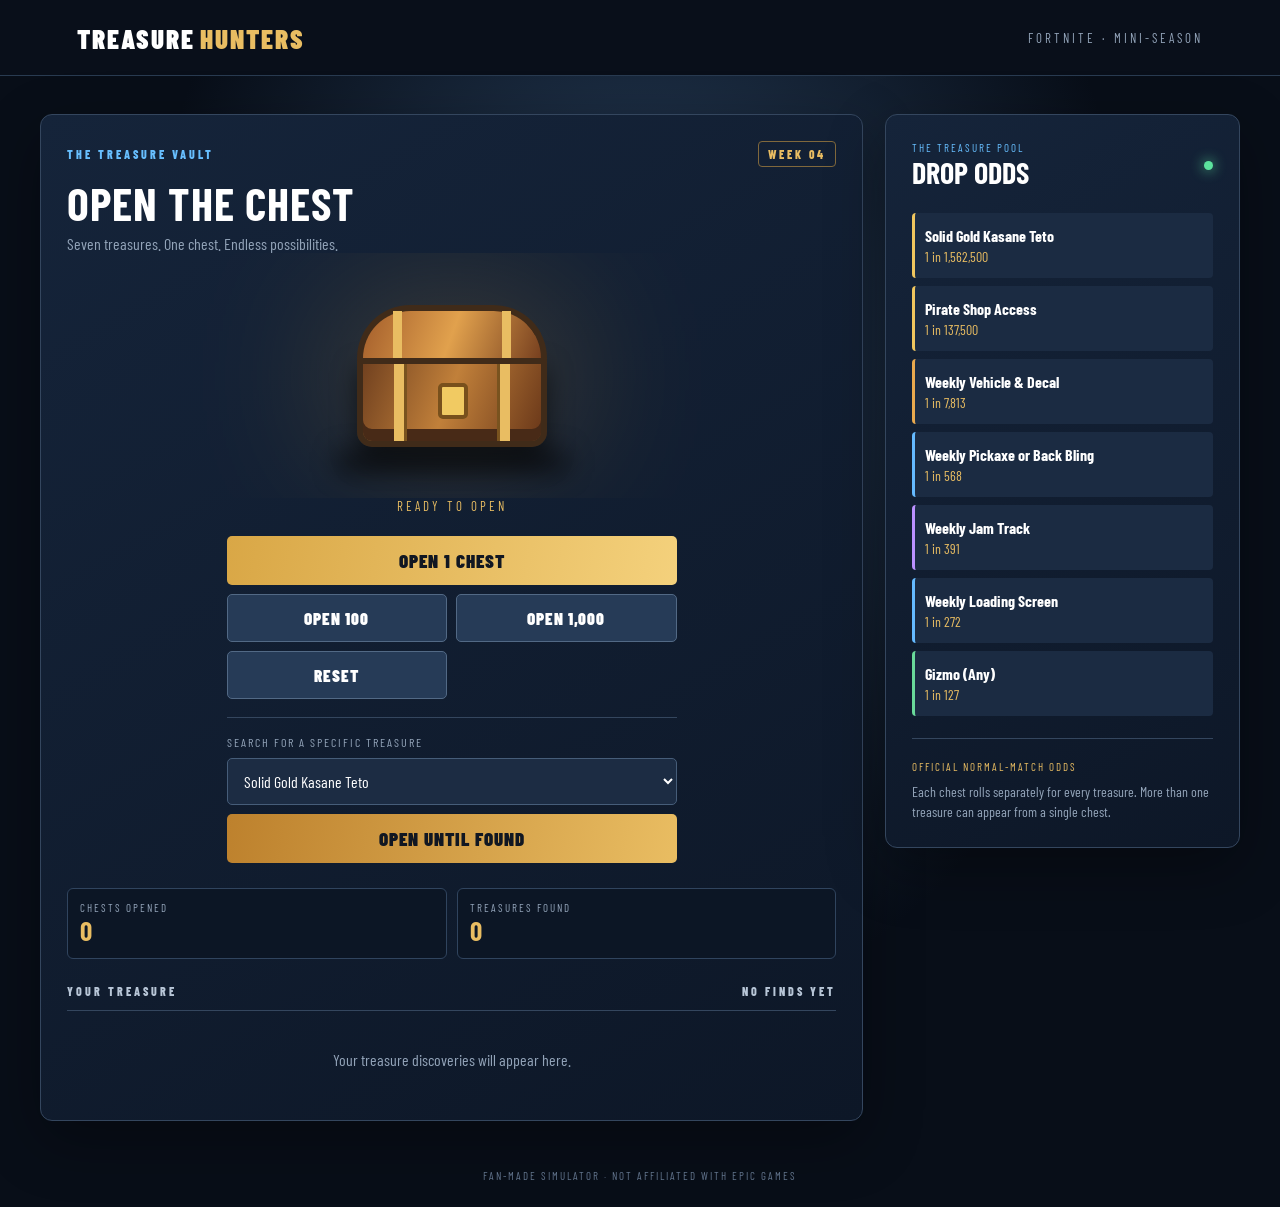
<file: index.html>
<!DOCTYPE html>
<html lang="en">
<head>
  <script defer src="https://cloud.umami.is/script.js" data-website-id="19f4530b-0dda-4379-8d53-1643ddb1c1fb"></script>
  <meta charset="UTF-8">
  <meta name="viewport" content="width=device-width, initial-scale=1">
  <title>Treasure Hunters — Chest Simulator</title>
  <link rel="stylesheet" href="style.css">
  <meta name="google-site-verification" content="pfFEp8D2TLRTGbiFAMMry5no8-tp1ttiODPn7wNAKJc" />
</head>
<body>
<header>
  <div class="brand">TREASURE<span>HUNTERS</span></div>
  <div class="season-tag">FORTNITE · MINI-SEASON</div>
</header>

<main>
  <section class="simulator">
    <div class="topline">
      <span>THE TREASURE VAULT</span>
      <span class="week">WEEK 04</span>
    </div>

    <h1>OPEN THE CHEST</h1>
    <p class="subtitle">Seven treasures. One chest. Endless possibilities.</p>

    <div class="chest-area">
      <div class="chest-light"></div>
      <div class="chest" id="chest">
        <div class="chest-lid">
          <div class="lid-band"></div>
        </div>
        <div class="chest-base">
          <div class="base-band"></div>
          <div class="chest-lock"></div>
        </div>
      </div>
      <div class="chest-shadow"></div>
    </div>

    <div class="status" id="status">READY TO OPEN</div>

    <div class="open-controls">
      <button class="open-one" id="one">OPEN 1 CHEST</button>
      <div class="batch-buttons">
        <button id="hundred">OPEN 100</button>
        <button id="thousand">OPEN 1,000</button>
        <button id="reset" class="reset-button">RESET</button>
      </div>

      <div class="until">
        <div class="control-label">SEARCH FOR A SPECIFIC TREASURE</div>
        <select id="target"></select>
        <button id="untilButton">OPEN UNTIL FOUND</button>
      </div>
    </div>

    <div class="stats">
      <div class="stat">
        <span>CHESTS OPENED</span>
        <strong id="chestsOpened">0</strong>
      </div>
      <div class="stat">
        <span>TREASURES FOUND</span>
        <strong id="treasuresFound">0</strong>
      </div>
    </div>

    <div class="results-heading">
      <span>YOUR TREASURE</span>
      <span id="resultLabel">NO FINDS YET</span>
    </div>
    <div class="results" id="results">
      <div class="empty">Your treasure discoveries will appear here.</div>
    </div>
  </section>

  <aside class="odds">
    <div class="odds-top">
      <div>
        <div class="small-label">THE TREASURE POOL</div>
        <h2>DROP ODDS</h2>
      </div>
      <span class="live-dot"></span>
    </div>

    <div id="oddsList"></div>

    <div class="odds-footer">
      <span>OFFICIAL NORMAL-MATCH ODDS</span>
      <p>Each chest rolls separately for every treasure. More than one treasure can appear from a single chest.</p>
    </div>
  </aside>
</main>

<footer>
  FAN-MADE SIMULATOR · NOT AFFILIATED WITH EPIC GAMES
</footer>

<script src="script.js"></script>
</body>
</html>
</file>
<file: style.css>
@import url('https://fonts.googleapis.com/css2?family=Barlow+Condensed:wght@500;600;700;800;900&display=swap');

:root {
  --gold: #e9bd62;
  --blue: #67bfff;
  --panel: #111b2b;
  --line: #34465e;
  --muted: #93a4b9;
}

* { box-sizing: border-box; margin: 0; padding: 0; }

body {
  min-height: 100vh;
  color: #fff;
  font-family: 'Barlow Condensed', sans-serif;
  background:
    radial-gradient(ellipse at 50% 30%, #263d59 0%, transparent 55%),
    #080e18;
}

header {
  height: 76px;
  padding: 0 6%;
  display: flex;
  justify-content: space-between;
  align-items: center;
  background: #090f1a;
  border-bottom: 1px solid #293b51;
}

.brand {
  font-size: 27px;
  font-weight: 900;
  letter-spacing: 2px;
}

.brand span { color: var(--gold); margin-left: 5px; }

.season-tag {
  font-size: 13px;
  color: var(--muted);
  letter-spacing: 3px;
}

main {
  width: min(1200px, 94%);
  margin: 38px auto;
  display: grid;
  grid-template-columns: minmax(0, 1fr) 355px;
  gap: 22px;
  align-items: start;
}

.simulator, .odds {
  background: linear-gradient(150deg, #15243a, #0d1727);
  border: 1px solid var(--line);
  border-radius: 12px;
  padding: 26px;
  box-shadow: 0 20px 60px #0005;
}

.topline, .results-heading {
  display: flex;
  justify-content: space-between;
  align-items: center;
  color: var(--blue);
  font-size: 12px;
  font-weight: 800;
  letter-spacing: 3px;
}

.week {
  color: var(--gold);
  border: 1px solid #80683c;
  border-radius: 4px;
  padding: 5px 9px;
}

h1 {
  margin-top: 13px;
  font-size: clamp(32px, 5vw, 46px);
  line-height: 1;
  letter-spacing: 1px;
}

.subtitle {
  color: var(--muted);
  margin-top: 8px;
  font-size: 16px;
}

.chest-area {
  height: 245px;
  display: flex;
  justify-content: center;
  align-items: center;
  position: relative;
  overflow: hidden;
}

.chest-light {
  position: absolute;
  width: 230px;
  height: 150px;
  background: #e9ae43;
  filter: blur(75px);
  opacity: .22;
}

.chest {
  width: 190px;
  height: 142px;
  position: relative;
  z-index: 2;
  transition: transform .15s;
}

.chest-base {
  position: absolute;
  bottom: 0;
  width: 190px;
  height: 94px;
  border: 6px solid #402b19;
  border-radius: 8px 8px 15px 15px;
  background: linear-gradient(110deg, #70401f, #c1803a 48%, #693719);
  box-shadow: inset 0 -12px #482a17, 0 15px 25px #0008;
}

.base-band {
  position: absolute;
  left: 31px;
  right: 31px;
  height: 100%;
  border-left: 10px solid #e9bd62;
  border-right: 10px solid #e9bd62;
  box-shadow: inset 3px 0 #79531f, inset -3px 0 #79531f;
}

.chest-lid {
  position: absolute;
  top: 0;
  width: 190px;
  height: 59px;
  border: 6px solid #402b19;
  border-radius: 75px 75px 8px 8px;
  background: linear-gradient(110deg, #a35d2b, #e1a14d, #77401f);
  transform-origin: bottom;
  transition: transform .2s;
  z-index: 3;
}

.lid-band {
  position: absolute;
  left: 30px;
  right: 30px;
  height: 100%;
  border-left: 9px solid #e9bd62;
  border-right: 9px solid #e9bd62;
}

.chest-lock {
  position: absolute;
  z-index: 4;
  left: 75px;
  top: 24px;
  width: 30px;
  height: 36px;
  border: 4px solid #78501c;
  border-radius: 5px;
  background: #f1ca62;
}

.chest-shadow {
  position: absolute;
  bottom: 25px;
  width: 230px;
  height: 22px;
  background: #0008;
  filter: blur(12px);
}

.chest.open { transform: scale(1.05); }
.chest.open .chest-lid { transform: rotate(-32deg) translateY(-20px); }

.status {
  text-align: center;
  color: var(--gold);
  font-size: 13px;
  letter-spacing: 3px;
  min-height: 20px;
  margin-bottom: 18px;
}

.open-controls { max-width: 450px; margin: auto; }

button, select {
  font-family: inherit;
  border-radius: 5px;
  width: 100%;
}

button {
  border: 0;
  cursor: pointer;
  color: #111722;
  background: linear-gradient(100deg, #d9a746, #f4d17c);
  padding: 13px;
  font-size: 19px;
  font-weight: 900;
  letter-spacing: 1px;
  transition: filter .15s, transform .15s;
}

button:hover { filter: brightness(1.12); transform: translateY(-1px); }
button:disabled { opacity: .45; cursor: wait; transform: none; }

.open-one { margin-bottom: 9px; }

.batch-buttons {
  display: grid;
  grid-template-columns: 1fr 1fr;
  gap: 9px;
}

.batch-buttons button {
  color: white;
  background: #263b57;
  border: 1px solid #526985;
  font-size: 17px;
}

.until {
  margin-top: 18px;
  border-top: 1px solid var(--line);
  padding-top: 17px;
  display: grid;
  gap: 9px;
}

.control-label {
  color: var(--muted);
  font-size: 12px;
  letter-spacing: 2px;
}

select {
  padding: 12px;
  background: #1c2c43;
  color: white;
  border: 1px solid #465d79;
  font-size: 16px;
}

#untilButton {
  background: linear-gradient(100deg, #bd812d, #e9bd62);
}

.stats {
  display: grid;
  grid-template-columns: 1fr 1fr;
  gap: 10px;
  margin: 25px 0;
}

.stat {
  background: #0c1625;
  border: 1px solid #30445e;
  padding: 12px;
  border-radius: 6px;
}

.stat span {
  display: block;
  color: var(--muted);
  font-size: 11px;
  letter-spacing: 2px;
}

.stat strong {
  display: block;
  font-size: 27px;
  color: var(--gold);
}

.results-heading {
  color: #b8c6d7;
  border-bottom: 1px solid var(--line);
  padding-bottom: 12px;
}

.results {
  display: grid;
  grid-template-columns: repeat(auto-fill, minmax(155px, 1fr));
  gap: 10px;
  max-height: 360px;
  overflow-y: auto;
  padding-top: 14px;
}

.empty {
  color: var(--muted);
  text-align: center;
  padding: 25px 0;
  grid-column: 1 / -1;
}

.reward-card {
  border: 1px solid var(--reward-color);
  border-radius: 7px;
  background: linear-gradient(145deg, #243650, #101b2b);
  padding: 13px;
  animation: appear .18s ease-out;
}

.reward-art {
  height: 83px;
  display: grid;
  place-items: center;
  background: radial-gradient(circle, #52627b, #18263b 70%);
  border-radius: 5px;
  margin-bottom: 10px;
  color: var(--reward-color);
  font-size: 28px;
  font-weight: 900;
  letter-spacing: 2px;
}

.reward-name { font-size: 17px; font-weight: 800; }
.reward-type { color: var(--reward-color); font-size: 12px; letter-spacing: 1px; margin-top: 4px; }
.reward-count { color: #d8e0ec; font-size: 13px; margin-top: 8px; }

.odds-top {
  display: flex;
  justify-content: space-between;
  align-items: center;
  margin-bottom: 23px;
}

.small-label {
  color: var(--blue);
  font-size: 11px;
  letter-spacing: 2px;
}

h2 { font-size: 30px; }

.live-dot {
  width: 9px;
  height: 9px;
  border-radius: 50%;
  background: #5ce39d;
  box-shadow: 0 0 13px #5ce39d;
}

.odds-item {
  padding: 13px 10px;
  background: #1b2b42;
  border-left: 3px solid var(--reward-color);
  border-radius: 4px;
  margin-bottom: 8px;
}

.odds-name { font-size: 16px; font-weight: 700; }
.odds-rate { color: var(--gold); font-size: 14px; margin-top: 3px; }

.odds-footer {
  margin-top: 22px;
  padding-top: 16px;
  border-top: 1px solid var(--line);
}

.odds-footer span {
  font-size: 11px;
  color: var(--gold);
  letter-spacing: 2px;
}

.odds-footer p {
  color: var(--muted);
  font-size: 14px;
  line-height: 1.4;
  margin-top: 8px;
}

footer {
  text-align: center;
  color: #62748c;
  font-size: 11px;
  letter-spacing: 2px;
  padding: 10px 0 25px;
}

@keyframes appear {
  from { opacity: 0; transform: translateY(5px); }
  to { opacity: 1; transform: translateY(0); }
}

@media(max-width: 850px) {
  main { grid-template-columns: 1fr; }
  .season-tag { display: none; }
}
</file>
